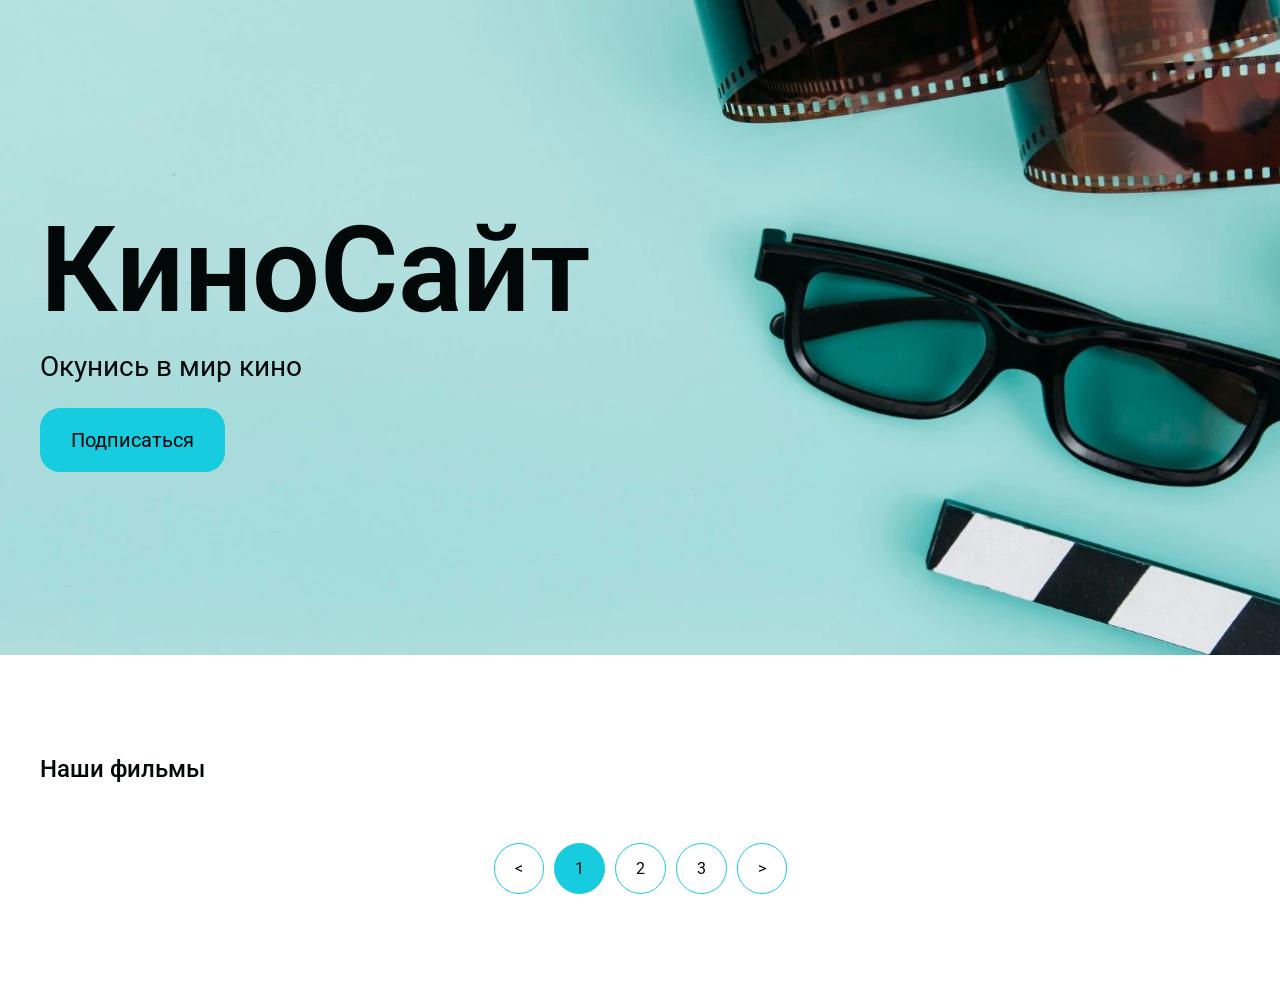
<file: index.html>
<!DOCTYPE html>
<html lang="en">
<head>
    <meta charset="UTF-8">
    <meta name="viewport" content="width=device-width, initial-scale=1.0">
    <meta name="description" content="Сайт для просмотра информации о кино">
    <meta name="keywords" content="кино смотреть киносайт премьера плеер новинки фильмы сериалы">
    <meta property="og:title" content="КиноСайт : Сайт для просмотра информации о кино">
    <title>Киносайт</title>
    <link rel="stylesheet" href="css/reset.css">
    <link rel="stylesheet" href="css/fonts.css">
    <link rel="stylesheet" href="css/style.css">
    <link rel="stylesheet" href="css/media.css">
</head>
<body itemscope itemtype="https://schema.org/WebPage">
    <div class="header-placeholder">

    </div>
    <main class="main">
        <section class="hero">
            <div class="container">
                <h1 class="hero_title">КиноСайт</h1>
                <p class="hero_text">Окунись в мир кино</p>
                <a class="hero_cta" href="#subscribe">Подписаться</a>
            </div>
        </section>
        <section class="movies" id="movies">
            <div class="container">
                <h2 class="movies_title title">Наши фильмы</h2>
                <div class="movies_cards">
                </div>
                <div class="movies_pagination">
                    <div class="movies_pagination-item item--prev"><</div>
                    <div class="movies_pagination-item number-1 item--active">1</div>
                    <div class="movies_pagination-item number-2">2</div>
                    <div class="movies_pagination-item number-3">3</div>
                    <div class="movies_pagination-item item--next">></div>
                </div>
            </div>
        </section>
        <div class="subscribe-placeholder"></div>
    </main>
    <div class="footer-placeholder"></div>
    <script src="js/get-blocks.js"></script>
    <script src="js/scipt.js"></script>
</body>
</html>
</file>
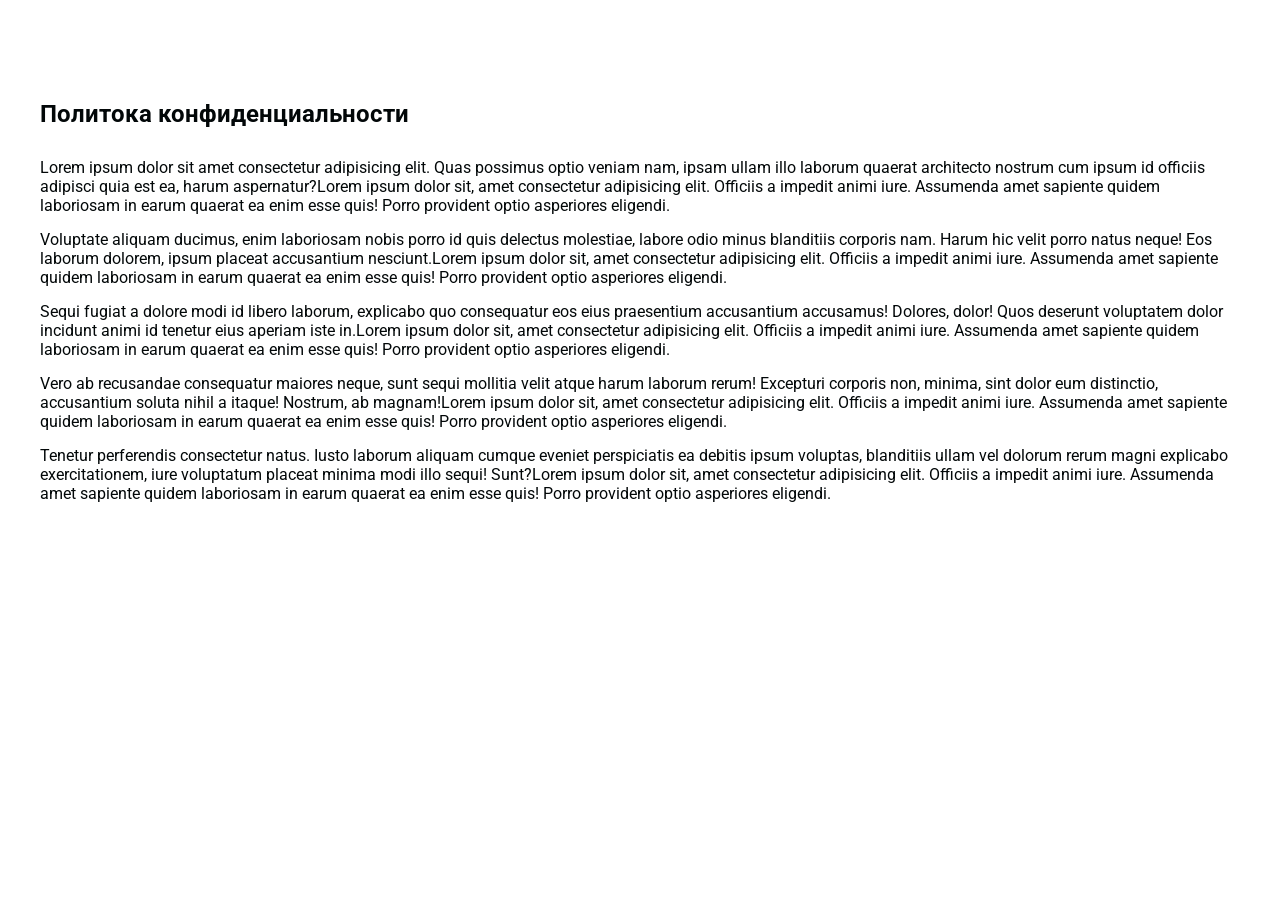
<file: politics.html>
<!DOCTYPE html>
<html lang="en">
<head>
    <meta charset="UTF-8">
    <meta name="viewport" content="width=device-width, initial-scale=1.0">
    <title>Document</title>
    <link rel="stylesheet" href="css/reset.css">
    <link rel="stylesheet" href="css/fonts.css">
    <link rel="stylesheet" href="css/style.css">
    <link rel="stylesheet" href="css/media.css">
</head>
<body>
    <div class="header-placeholder"></div>
    <main class="main">
        <section class="politics">
            <div class="container">
                <h1>Политока конфиденциальности</h1>
                <p>Lorem ipsum dolor sit amet consectetur adipisicing elit. Quas possimus optio veniam nam, ipsam ullam illo laborum quaerat architecto nostrum cum ipsum id officiis adipisci quia est ea, harum aspernatur?Lorem ipsum dolor sit, amet consectetur adipisicing elit. Officiis a impedit animi iure. Assumenda amet sapiente quidem laboriosam in earum quaerat ea enim esse quis! Porro provident optio asperiores eligendi.</p>
                <p>Voluptate aliquam ducimus, enim laboriosam nobis porro id quis delectus molestiae, labore odio minus blanditiis corporis nam. Harum hic velit porro natus neque! Eos laborum dolorem, ipsum placeat accusantium nesciunt.Lorem ipsum dolor sit, amet consectetur adipisicing elit. Officiis a impedit animi iure. Assumenda amet sapiente quidem laboriosam in earum quaerat ea enim esse quis! Porro provident optio asperiores eligendi.</p>
                <p>Sequi fugiat a dolore modi id libero laborum, explicabo quo consequatur eos eius praesentium accusantium accusamus! Dolores, dolor! Quos deserunt voluptatem dolor incidunt animi id tenetur eius aperiam iste in.Lorem ipsum dolor sit, amet consectetur adipisicing elit. Officiis a impedit animi iure. Assumenda amet sapiente quidem laboriosam in earum quaerat ea enim esse quis! Porro provident optio asperiores eligendi.</p>
                <p>Vero ab recusandae consequatur maiores neque, sunt sequi mollitia velit atque harum laborum rerum! Excepturi corporis non, minima, sint dolor eum distinctio, accusantium soluta nihil a itaque! Nostrum, ab magnam!Lorem ipsum dolor sit, amet consectetur adipisicing elit. Officiis a impedit animi iure. Assumenda amet sapiente quidem laboriosam in earum quaerat ea enim esse quis! Porro provident optio asperiores eligendi.</p>
                <p>Tenetur perferendis consectetur natus. Iusto laborum aliquam cumque eveniet perspiciatis ea debitis ipsum voluptas, blanditiis ullam vel dolorum rerum magni explicabo exercitationem, iure voluptatum placeat minima modi illo sequi! Sunt?Lorem ipsum dolor sit, amet consectetur adipisicing elit. Officiis a impedit animi iure. Assumenda amet sapiente quidem laboriosam in earum quaerat ea enim esse quis! Porro provident optio asperiores eligendi.</p>
            </div>
            <div class="subscribe-placeholder"></div>
        </section>
    </main>
    <div class="footer-placeholder"></div>
    <script src="js/get-blocks.js"></script>
</body>
</html>
</file>
<file: css/fonts.css>
@font-face {
    font-family: "Roboto";
    src: url("../fonts/Roboto-VariableFont_wdth\,wght.ttf");
}
</file>
<file: css/style.css>
:root{
    --main-color: #020708;
    --main-color-opacity: rgba(19, 19, 19, .7);
    --secondery-color: #FFFFFF;
    --accent-coclor: #18CCE0;
    --accent-coclor-hover: #11a2b3;
    --transition: all .2s ease-in;
}

@media (prefers-color-scheme: dark) {
    :root{
        --main-color: #FFFFFF;
        --main-color-opacity: rgba(255, 255, 255, .7);
        --secondery-color: #131313;
    }

    .header{
        background-color: var(--secondery-color);
    }
}

*{
    font-family: "Roboto", sans-serif;
}

body{
    display: flex;
    flex-direction: column;
    height: 100vh;
    background-color: var(--secondery-color);
}

.container{
    max-width: 1200px;
    margin: 0 auto;
}

.title{
    font-weight: 500;
    font-size: 24px;
    color: var(--main-color);
    margin-bottom: 30px;
}

.header{
    background-color: var(--main-color) ;
    padding: 15px 0;
}

.hedder_wrapper{
    display: flex;
    justify-content: space-between;
    align-items: center;
}

.logo{
    max-width: 50px;
    max-height: 50px;
}


.header_menu-burger{
    display: none;
    cursor: pointer;
}

.header_menu-list{
    display: flex;
    align-items: center;
    gap: 30px;
}

.header_menu-link{
    color: var(--secondery-color);
    font-size: 16px;
    transition: var(--transition);

}

.header_menu-link:hover{
    color: var(--accent-coclor);
}

.header_cta{
    background-color: var(--accent-coclor);
    color: var(--main-color);
    border-radius: 10px;
    font-size: 16px;
    padding: 15px 20px;
    transition: var(--transition);
}

.header_cta:hover{
    background-color: var(--accent-coclor-hover);
}

.main{
    flex: 1;
}

.hero{
    background-image: url("../imeges/rbyjcfqn.webp");
    background-size: cover;
    padding-top: 200px;
    padding-bottom: 183px;
}

.hero_title{
    font-weight: 600;
    font-size: 120px;
    margin-bottom: 10px;
    color: var(--main-color);
}

.hero_text{
    font-weight: 400;
    font-size: 28px;
    margin-bottom: 25px;
    color: var(--main-color);
}

.hero_cta{
    font-size: 20px;
    color: var(--main-color);
    border-radius: 20px;
    background-color: var(--accent-coclor);
    transition: var(--transition);
    padding: 20px 30px;
    text-align: center;
    max-width: 185px;
}

.hero_cta:hover{
    background-color: var(--accent-coclor-hover);
}

.movies{
    padding: 100px 0;

}

.movies_cards{
    display: grid;
    grid-template-columns: repeat(auto-fill, 270px);
    column-gap: 40px;
    row-gap: 30px;
    justify-content: center;
    margin-bottom: 30px;
}

.movies_card{
    padding: 10px;
    border-radius: 10px;
    border: 1px solid var(--main-color);
    width: 270px;
    color: var(--main-color);
}

.movies_card-img{
    background-color: var(--main-color);
    border-radius: 10px;
    width: 250px;
    display: block;
}

.movies_card-title{
    font-weight: 400;
    font-size: 18px;
    margin-bottom: 14px;
    min-height: 45px;
}

.movies_card-wrapper{
    display: flex;
    justify-content: space-between;
    align-items: center;
    margin-bottom: 10px;
}

.movies_card-data{
    font-size: 16px;

}

.movies_card-link{
    color: var(--main-color);
    font-size: 16px;
    border: 1px solid var(--accent-coclor);
    border-radius: 20px;
    padding: 16px 20px;
    text-align: center;
}

.movies_card-link:hover{
    color: var(--accent-coclor);
}

.movies_pagination{
    display: flex;
    align-items: center;
    justify-content: center;
    gap: 10px;
}

.movies_pagination-item{
    font-size: 16px;
    color: var(--main-color);
    padding: 15px 20px;
    border-radius: 50px;
    border: 1px solid var(--accent-coclor);
    text-align: center;
    cursor: pointer;
}

.movies_pagination-item.item--active{
    background-color: var(--accent-coclor);
}

.subscribe{
    background-color: var(--accent-coclor);
    color: var(--main-color);
    padding: 30px 0px 70px;
}

.subscribe_wrapper{
    display: flex;
    justify-content: space-between;
    align-items: center;
    flex-wrap: wrap;
    gap: 10px;
}

.subscribe_text{
    font-size: 16px;
}

.subscribe_form{
    display: flex;
    gap: 15px;
    align-items: center;
    flex-wrap: wrap;
}

.subscribe_form-input{
    border-radius: 20px;
    border: 1px solid var(--main-color);
    padding: 15px 30px;
    font-size: 16px;
    outline: none;
    background-color: transparent;
}

.subscribe_form-input::placeholder{
    color: var(--main-color-opacity)
}

.subscribe_form-btn{
    font-size: 16px;
    color: var(--secondery-color);
    background-color: var(--main-color);
    border-radius: 20px;
    padding: 20px 30px;
    outline: none;
    border: none;
    cursor: pointer;
    transition: var(--transition);
}

.subscribe_form-btn:hover{
    color: var(--accent-coclor);
}


.footer{
    background-color: var(--main-color);
    padding: 30px 0;
}

.footer_wrapper-top{
    display: flex;
    justify-content: space-between;
    align-items: center;
    margin-bottom: 30px;
}

.footer_menu-list{
    display: flex;
    flex-direction: column;
    gap: 10px;
    align-items: center;
}
.footer_menu-link{
    color: var(--secondery-color);
    transition: var(--transition);
    font-size: 16px;
}

.footer_menu-link:hover{
    color: var(--accent-coclor);
}

.footer_contacts{
    display: flex;
    flex-direction: column;
    align-items: end;
    gap: 10px;
}

.footer_contacts-item{
    color: var(--secondery-color);
    transition: var(--transition);
    font-size: 16px;
}

.footer_contacts-item:hover{
    color: var(--accent-coclor);
}

.footer_contacts-item-img{
    max-width: 30px;
    max-height: 30px;
}

.footer_wrapper-bottom{
    display: flex;
    justify-content: space-between;
    align-items: center;
}

.footer_contacts-pol{
    color: var(--secondery-color);
    transition: var(--transition);
    font-size: 16px;
}

.footer_contacts-pol:hover{
    color: var(--accent-coclor);
}

.footer_contacts-copy{
    color: var(--secondery-color);
    font-size: 16px;
}

.politics{
    padding: 100px 0;
    color: var(--main-color);

}

.politics h1{
    margin-bottom: 30px;
}

.politics p{
    margin-bottom: 15px;
}
</file>
<file: css/media.css>
@media (max-width: 1500px) {
    .modal{
        left: 15%;
    }
}

@media (max-width: 1300px) {
    .modal{
        left: 10%;
    }
}

@media (max-width: 1220px) {
        .container{
        max-width: 1000px;
    }

    .film_img{
        width: 400px;

    }

    .modal{
        width: 800px;
        left: 15%;
    }
}

@media (max-width: 1020px) {
        .container{
        max-width: 850px;
    }
    
    .hero{
        padding-top: 150px;
        padding-bottom: 140px;
    }

    .film_desc{
        font-size: 18px;
    }

    .film_rating{
        margin-bottom: 50px;
    }
    
    .modal{
        width: 700px;
        left: 15%;
    }
}

@media (max-width: 900px) {
    .film_data{
        flex-direction: column;
        align-items: center;
        text-align: left;
        gap: 20px;
    }

    .film_data-title{
        font-size: 16px;
    }

    .film_rating svg {
        width: 30px;
        height: 28px;
    }

    .film_rating {
        margin-bottom: 30px;
    }
}

@media (max-width: 870px) {
        .container{
        max-width: 700px;
    }

    .hero_title{
        font-size: 100px;
    }

    .hero_text{
        font-size: 22px;
    }

    .hero_cta{
        font-size: 18px;
    }

    .film_ganres{
        margin-bottom: 20px;
    }

    .film_data{
        gap: 10px;
        margin-bottom: 20px;
    }

    .film_data-title{
        font-weight: 500;
    }

    .film_rating{
        margin-bottom: 20px;
    }

    .film_actors-title{
        font-size: 16px;
        margin-bottom: 10px;
        font-weight: 500;
    }

    .film_rating svg{
        width: 25px;
        height: 22px;
    }

    .top_rating-card{
        flex-direction: column;
    }

    .top_rating-img{
        margin-bottom: 30px;
    }

    .top_rating-info{
        margin-bottom: 30px;
        margin-right: 0;
    }

    .top_rating-data{
        flex-direction: row;
    }

    .top_wrapper{
        flex-direction: column;
        gap: 30px;
    }

    .modal{
        width: 500px;

    }

    .modal_wrapper{
        flex-direction: column;
        gap: 20px;
    }

    .modal_img{
        width: 200px;
    }

    .modal_fio{
        font-size: 30px;
        margin-bottom: 10px;
    }

    .modal_age{
        font-size: 18px;
        margin-bottom: 30px;
    }

    .modal_title{
        font-size: 20px;
        margin-bottom: 10px;
    }
}

@media (max-width: 720px) {
        .container{
        max-width: 600px;
    }
}

@media (max-width: 620px) {
        .container{
        max-width: 500px;
    }

    .header_menu-burger{
        display: block;
    }


    .header_menu-list{
        display: none;
    }

    .header_menu-list.menu-list--active{
        display: flex;
        flex-direction: column;
        align-items: start;
        gap: 15px;
        position: absolute;
        background-color: var(--main-color);
        padding: 10px;
        right: 0px;
        width: 150px;
        top: 65px;
    }

    .header_cta{
        display: none;
    }

    .hero{
        padding: 100px 0;
    }

    .hero_title{
        font-size: 80px;
    }

    .hero_text{
        font-size: 20px;
    }

    .footer_wrapper-bottom{
        flex-direction: column;
        align-items: start;
        gap: 10px;
    }

    .modal{
        left: 100px;
        width: 400px;
    }
    
}

@media (max-width: 520px){
    .modal{
        left: 50px;
        width: 350px;
    }

    .movies_pagination{
        flex-wrap: wrap;
    }
}

@media (max-width: 420px) {
    .container{
        max-width: 100%;
        padding: 0 15px;
    }

    .footer_wrapper-top{
        flex-direction: column;
        gap: 25px;
    }

    .footer_menu-list{
        align-items: start;
    }

    .footer_contacts{
        align-items: start;
    }

    .hero_title{
        font-size: 60px;
    }

    .hero_text{
        font-size: 18px;
    }

    .hero_cta{
        padding: 18px 20px;
        max-width: 150px;
    }

    .modal{
        left: 10px;
        width: 280px;
        top: 90px;
    }

    .modal_btn{
        width: 230px;
    }
}

@media (max-width: 350px) {
    .hero{
        padding: 80px 0;
    }

    .subscribe{
        padding-bottom: 50px;
    }

    .movies{
        padding: 50px 50px;
    }

}

@media (prefers-color-scheme: dark) {
    :root{
        --main-color: #FFFFFF;
        --main-color-opacity: rgba(255, 255, 255, .7);
        --secondery-color: #131313;
    }

    .header, .footer{
        background-color: var(--secondery-color);
        color: var(--main-color);
    }

    .header_menu-link{
        color: var(--main-color);
    }

    .footer_menu-link, .footer_contacts-item, .footer_contacts-pol, .footer_contacts-copy{
        color: var(--main-color);
    }

    .filter_input{
        color: var(--secondery-color);
    }

    .header_menu-list.header_menu-list.menu-list--active{
        background-color: var(--secondery-color);
    }
}
</file>
